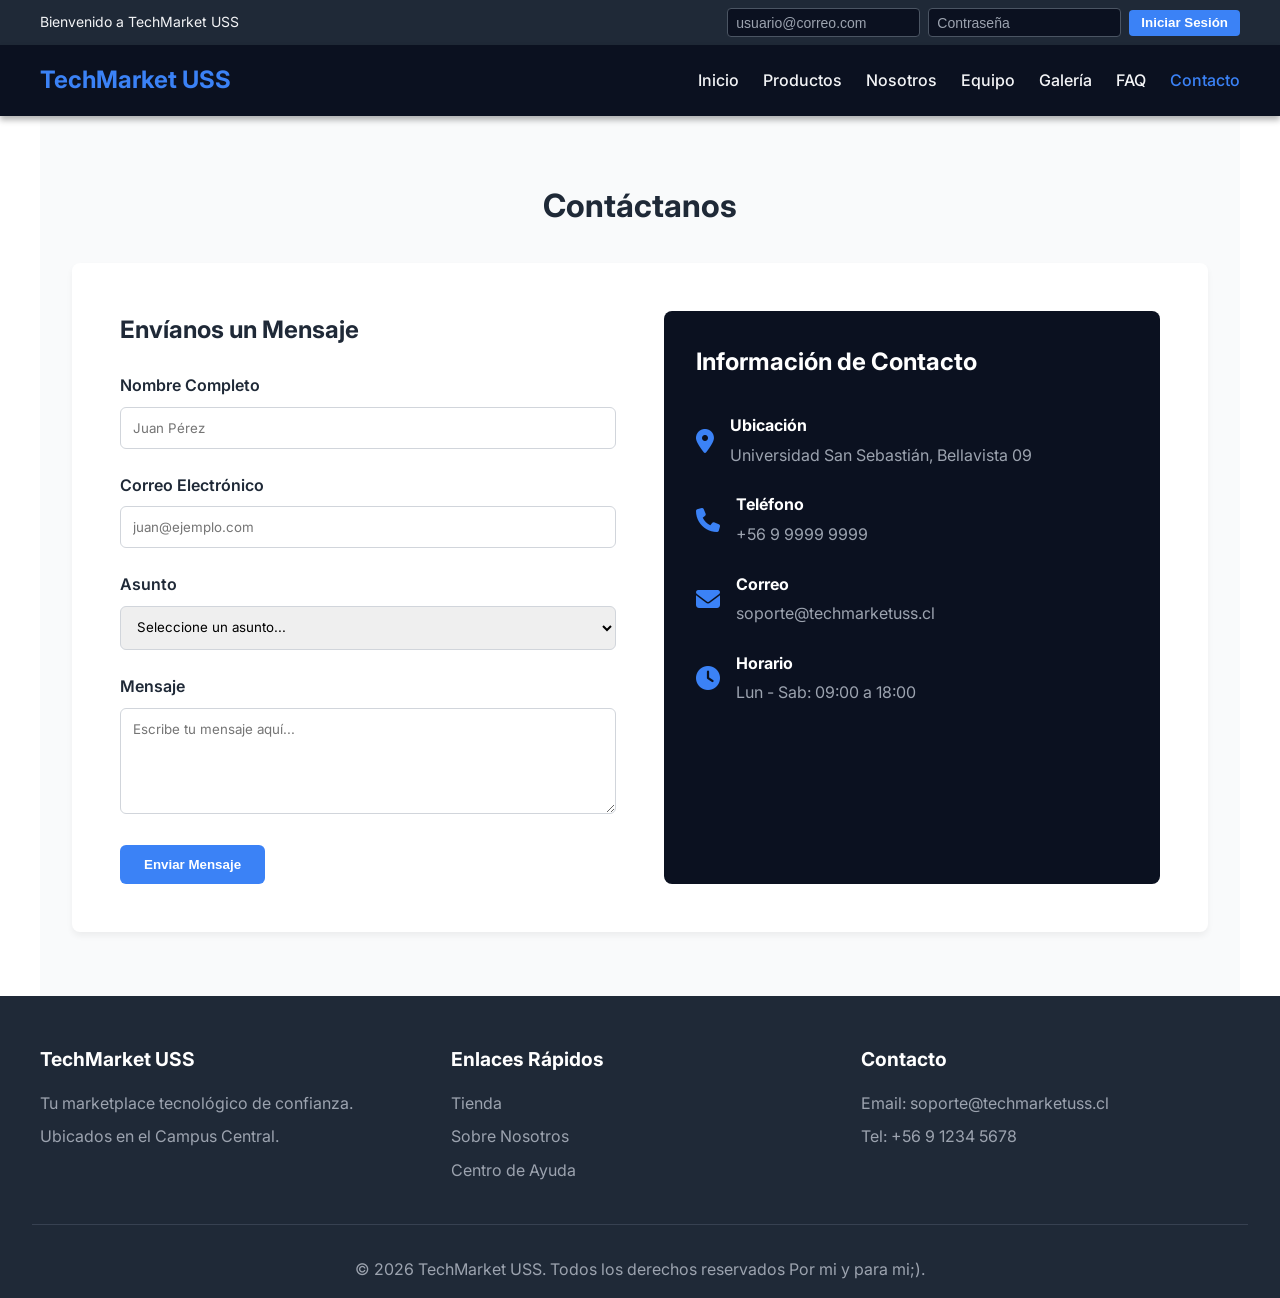
<file: contacto.html>
<!DOCTYPE html>
<html lang="es">

<head>
  <meta charset="UTF-8">
  <meta name="viewport" content="width=device-width, initial-scale=1.0">
  <title>TechMarket USS | Contacto</title>
  <link rel="stylesheet" href="css/style.css">
  <link rel="stylesheet" href="https://cdnjs.cloudflare.com/ajax/libs/font-awesome/6.4.0/css/all.min.css">
  <style>
    .contact-wrapper {
      display: grid;
      grid-template-columns: 1fr 1fr;
      gap: 3rem;
      background-color: var(--color-content-bg);
      padding: 3rem;
      border-radius: 0.5rem;
      box-shadow: 0 4px 6px rgba(0, 0, 0, 0.05);
    }

    @media (max-width: 768px) {
      .contact-wrapper {
        grid-template-columns: 1fr;
      }
    }

    .form-group {
      margin-bottom: 1.5rem;
    }

    .form-group label {
      display: block;
      margin-bottom: 0.5rem;
      font-weight: 600;
      color: var(--color-text-dark);
    }

    .form-control {
      width: 100%;
      padding: 0.75rem;
      border: 1px solid #d1d5db;
      border-radius: 0.375rem;
      font-family: inherit;
    }

    .form-control:focus {
      outline: none;
      border-color: var(--color-accent);
      box-shadow: 0 0 0 3px rgba(59, 130, 246, 0.1);
    }

    .contact-info {
      background-color: var(--color-hero-bg);
      color: #fff;
      padding: 2rem;
      border-radius: 0.5rem;
    }

    .info-item {
      display: flex;
      align-items: center;
      gap: 1rem;
      margin-bottom: 1.5rem;
    }

    .info-item i {
      font-size: 1.5rem;
      color: var(--color-accent);
    }
  </style>
</head>

<body>

  <!-- Top Bar: Login -->
  <div class="top-bar">
    <div class="top-bar-content">
      <span class="top-bar-text">Bienvenido a TechMarket USS</span>
      <form class="login-form" onsubmit="event.preventDefault(); alert('Inicio de sesión simulado exitoso.');">
        <input type="email" placeholder="usuario@correo.com" required class="login-input">
        <input type="password" placeholder="Contraseña" required class="login-input">
        <button type="submit" class="btn-login">Iniciar Sesión</button>
      </form>
    </div>
  </div>

  <!-- Navegación -->
  <header class="main-header">
    <nav class="navbar">
      <a href="index.html" class="logo">TechMarket USS</a>
      <ul class="nav-links">
        <li><a href="index.html">Inicio</a></li>
        <li><a href="productos.html">Productos</a></li>
        <li><a href="nosotros.html">Nosotros</a></li>
        <li><a href="equipo.html">Equipo</a></li>
        <li><a href="galeria.html">Galería</a></li>
        <li><a href="faq.html">FAQ</a></li>
        <li><a href="contacto.html" style="color: var(--color-accent);">Contacto</a></li>
      </ul>
    </nav>
  </header>

  <!-- Contenido Principal -->
  <main>
    <section class="section" style="background-color: var(--color-gray-bg);">
      <h1 class="section-title">Contáctanos</h1>

      <div class="contact-wrapper">
        <!-- Formulario -->
        <div>
          <h2 style="margin-bottom: 1.5rem;">Envíanos un Mensaje</h2>
          <form onsubmit="event.preventDefault(); alert('¡Mensaje enviado con éxito!');">
            <div class="form-group">
              <label for="name">Nombre Completo</label>
              <input type="text" id="name" class="form-control" required placeholder="Juan Pérez">
            </div>
            <div class="form-group">
              <label for="email">Correo Electrónico</label>
              <input type="email" id="email" class="form-control" required placeholder="juan@ejemplo.com">
            </div>
            <div class="form-group">
              <label for="subject">Asunto</label>
              <select id="subject" class="form-control" required style="cursor: pointer;">
                <option value="" disabled selected hidden>Seleccione un asunto...</option>
                <option value="cotizacion">Cotización PC Armada</option>
                <option value="soporte">Soporte Técnico</option>
                <option value="garantia">Garantía / Devolución</option>
                <option value="postulacion">Postulación Proveedor</option>
                <option value="otros">Otros</option>
              </select>
            </div>
            <div class="form-group">
              <label for="message">Mensaje</label>
              <textarea id="message" class="form-control" rows="5" required
                placeholder="Escribe tu mensaje aquí..."></textarea>
            </div>
            <button type="submit" class="btn btn-primary">Enviar Mensaje</button>
          </form>
        </div>

        <!-- Info de contacto -->
        <div class="contact-info">
          <h2 style="margin-bottom: 2rem; color: #fff;">Información de Contacto</h2>

          <div class="info-item">
            <i class="fa-solid fa-location-dot"></i>
            <div>
              <h4 style="color: #fff; margin-bottom: 0.25rem;">Ubicación</h4>
              <p style="color: #9ca3af;">Universidad San Sebastián, Bellavista 09</p>
            </div>
          </div>

          <div class="info-item">
            <i class="fa-solid fa-phone"></i>
            <div>
              <h4 style="color: #fff; margin-bottom: 0.25rem;">Teléfono</h4>
              <p style="color: #9ca3af;">+56 9 9999 9999</p>
            </div>
          </div>

          <div class="info-item">
            <i class="fa-solid fa-envelope"></i>
            <div>
              <h4 style="color: #fff; margin-bottom: 0.25rem;">Correo</h4>
              <p style="color: #9ca3af;">soporte@techmarketuss.cl</p>
            </div>
          </div>

          <div class="info-item">
            <i class="fa-solid fa-clock"></i>
            <div>
              <h4 style="color: #fff; margin-bottom: 0.25rem;">Horario</h4>
              <p style="color: #9ca3af;">Lun - Sab: 09:00 a 18:00</p>
            </div>
          </div>
        </div>
      </div>
    </section>
  </main>

  <!-- Footer -->
  <footer class="main-footer">
    <div class="footer-content">
      <div class="footer-section">
        <h4>TechMarket USS</h4>
        <p>Tu marketplace tecnológico de confianza.</p>
        <p>Ubicados en el Campus Central.</p>
      </div>
      <div class="footer-section">
        <h4>Enlaces Rápidos</h4>
        <ul class="footer-links">
          <li><a href="productos.html">Tienda</a></li>
          <li><a href="nosotros.html">Sobre Nosotros</a></li>
          <li><a href="faq.html">Centro de Ayuda</a></li>
        </ul>
      </div>
      <div class="footer-section">
        <h4>Contacto</h4>
        <p>Email: soporte@techmarketuss.cl</p>
        <p>Tel: +56 9 1234 5678</p>
      </div>
    </div>
    <div class="footer-bottom">
      <p>&copy; 2026 TechMarket USS. Todos los derechos reservados Por mi y para mi;).</p>
    </div>
  </footer>

</body>

</html>
</file>
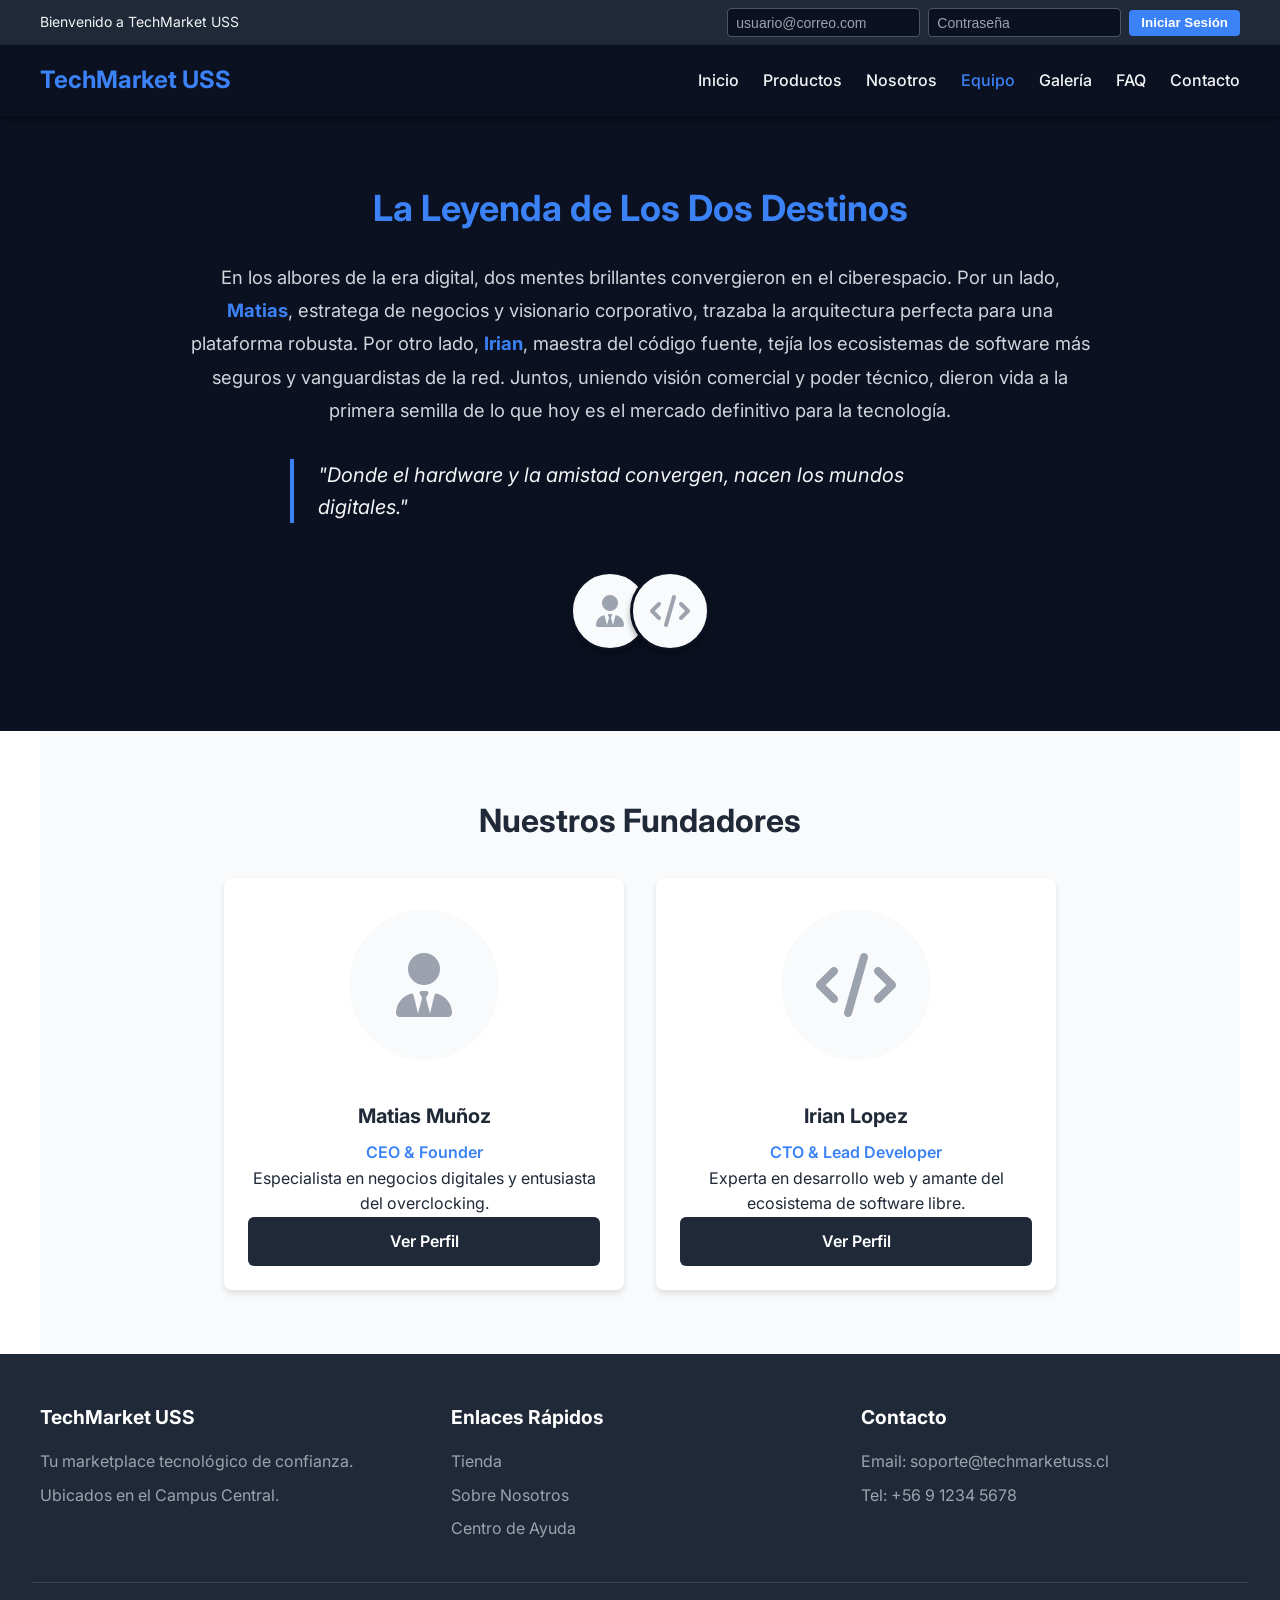
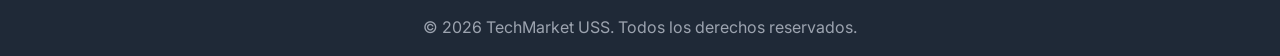
<file: equipo.html>
<!DOCTYPE html>
<html lang="es">
<head>
  <meta charset="UTF-8">
  <meta name="viewport" content="width=device-width, initial-scale=1.0">
  <title>TechMarket USS | Nuestro Equipo</title>
  <link rel="stylesheet" href="css/style.css">
  <link rel="stylesheet" href="https://cdnjs.cloudflare.com/ajax/libs/font-awesome/6.4.0/css/all.min.css">
</head>
<body>

  <!-- Top Bar: Login -->
  <div class="top-bar">
    <div class="top-bar-content">
      <span class="top-bar-text">Bienvenido a TechMarket USS</span>
      <form class="login-form" onsubmit="event.preventDefault(); alert('Inicio de sesión simulado exitoso.');">
        <input type="email" placeholder="usuario@correo.com" required class="login-input">
        <input type="password" placeholder="Contraseña" required class="login-input">
        <button type="submit" class="btn-login">Iniciar Sesión</button>
      </form>
    </div>
  </div>

  <!-- Navegación -->
  <header class="main-header">
    <nav class="navbar">
      <a href="index.html" class="logo">TechMarket USS</a>
      <ul class="nav-links">
        <li><a href="index.html">Inicio</a></li>
        <li><a href="productos.html">Productos</a></li>
        <li><a href="nosotros.html">Nosotros</a></li>
        <li><a href="equipo.html" style="color: var(--color-accent);">Equipo</a></li>
        <li><a href="galeria.html">Galería</a></li>
        <li><a href="faq.html">FAQ</a></li>
        <li><a href="contacto.html">Contacto</a></li>
      </ul>
    </nav>
  </header>

  <!-- Contenido Principal -->
  <main>
    <!-- La Leyenda del Equipo -->
    <section class="seccion-leyenda" style="margin-top:0; padding-top: 4rem;">
      <div class="leyenda-content">
        <h2>La Leyenda de Los Dos Destinos</h2>
        <div class="texto-leyenda">
          En los albores de la era digital, dos mentes brillantes convergieron en el ciberespacio. Por un lado, <span class="texto-destacado">Matias</span>, estratega de negocios y visionario corporativo, trazaba la arquitectura perfecta para una plataforma robusta. Por otro lado, <span class="texto-destacado">Irian</span>, maestra del código fuente, tejía los ecosistemas de software más seguros y vanguardistas de la red. Juntos, uniendo visión comercial y poder técnico, dieron vida a la primera semilla de lo que hoy es el mercado definitivo para la tecnología.
        </div>
        <blockquote class="cita-leyenda">
          "Donde el hardware y la amistad convergen, nacen los mundos digitales."
        </blockquote>
      </div>
      
      <!-- Efecto de Avatares (Sin fotos) -->
      <div class="grupo-visual">
        <div class="avatar-placeholder"><i class="fa-solid fa-user-tie"></i></div>
        <div class="avatar-placeholder"><i class="fa-solid fa-code"></i></div>
      </div>
    </section>

    <!-- Tarjetas de Miembros estilo Productos (Sin fotos) -->
    <section class="section products-bg">
      <h2 class="section-title">Nuestros Fundadores</h2>
      <div class="products-grid" style="justify-content: center; display: flex; gap: 2rem;">
        
        <article class="product-card member-card" style="width: 100%; max-width: 400px;">
          <div class="product-image-placeholder"><i class="fa-solid fa-user-tie"></i></div>
          <div class="product-info">
            <h3>Matias Muñoz</h3>
            <p style="color: var(--color-accent); font-weight: 600;">CEO & Founder</p>
            <p>Especialista en negocios digitales y entusiasta del overclocking.</p>
            <a href="#" class="btn btn-secondary mt-3">Ver Perfil</a>
          </div>
        </article>

        <article class="product-card member-card" style="width: 100%; max-width: 400px;">
          <div class="product-image-placeholder"><i class="fa-solid fa-code"></i></div>
          <div class="product-info">
            <h3>Irian Lopez</h3>
            <p style="color: var(--color-accent); font-weight: 600;">CTO & Lead Developer</p>
            <p>Experta en desarrollo web y amante del ecosistema de software libre.</p>
            <a href="#" class="btn btn-secondary mt-3">Ver Perfil</a>
          </div>
        </article>

      </div>
    </section>
  </main>

  <!-- Footer -->
  <footer class="main-footer">
    <div class="footer-content">
      <div class="footer-section">
        <h4>TechMarket USS</h4>
        <p>Tu marketplace tecnológico de confianza.</p>
        <p>Ubicados en el Campus Central.</p>
      </div>
      <div class="footer-section">
        <h4>Enlaces Rápidos</h4>
        <ul class="footer-links">
          <li><a href="productos.html">Tienda</a></li>
          <li><a href="nosotros.html">Sobre Nosotros</a></li>
          <li><a href="faq.html">Centro de Ayuda</a></li>
        </ul>
      </div>
      <div class="footer-section">
        <h4>Contacto</h4>
        <p>Email: soporte@techmarketuss.cl</p>
        <p>Tel: +56 9 1234 5678</p>
      </div>
    </div>
    <div class="footer-bottom">
      <p>&copy; 2026 TechMarket USS. Todos los derechos reservados.</p>
    </div>
  </footer>

</body>
</html>
</file>
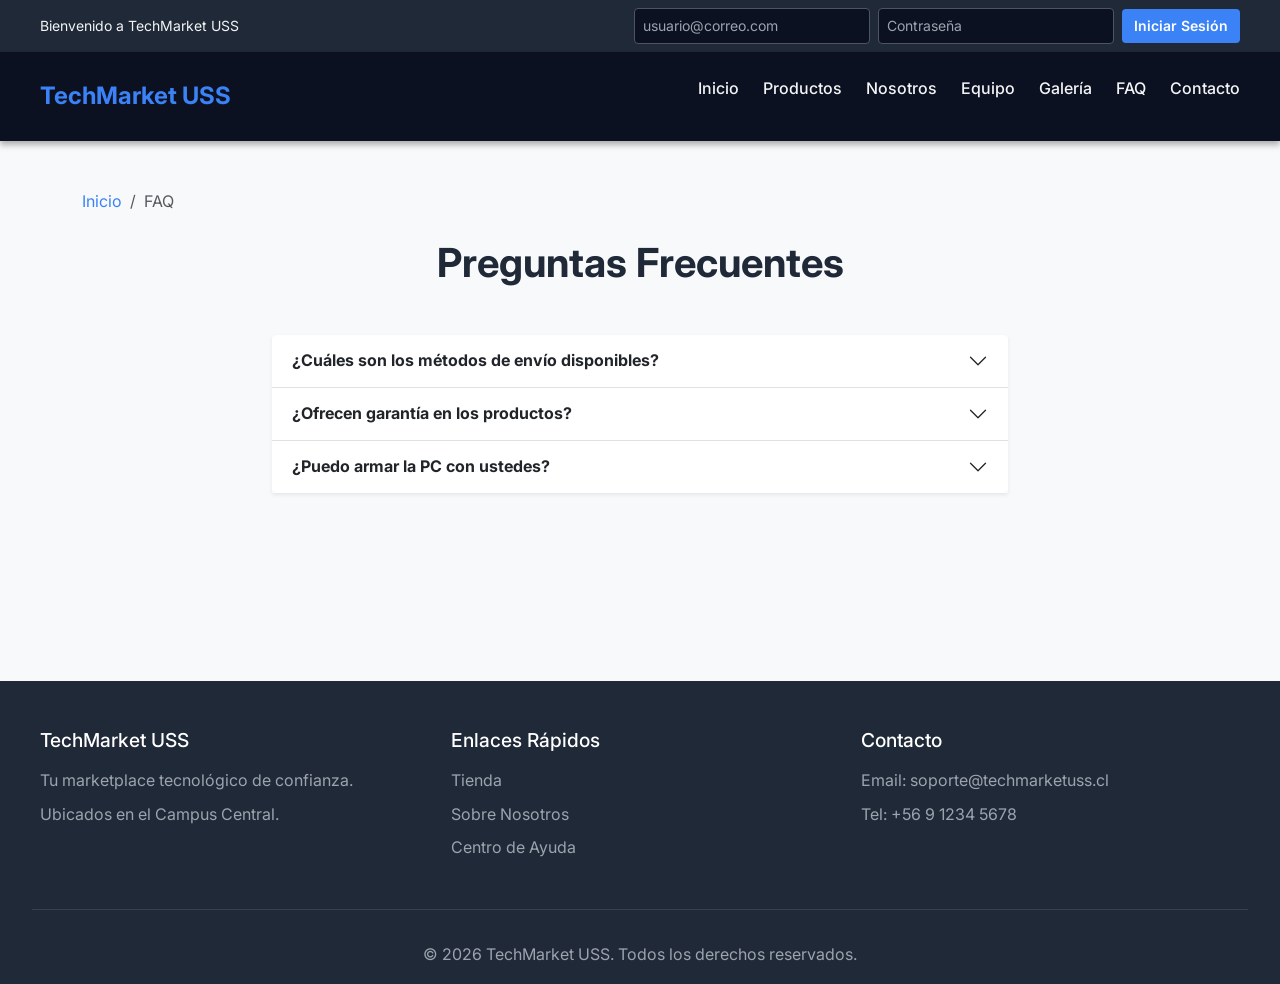
<file: faq.html>
<!DOCTYPE html>
<html lang="es">
<head>
  <meta charset="UTF-8">
  <meta name="viewport" content="width=device-width, initial-scale=1.0">
  <title>TechMarket USS | FAQ</title>
  <!-- Bootstrap 5 CSS -->
  <link href="https://cdn.jsdelivr.net/npm/bootstrap@5.3.2/dist/css/bootstrap.min.css" rel="stylesheet">
  <!-- CSS Global para Header/Footer -->
  <link rel="stylesheet" href="css/style.css">
  <link rel="stylesheet" href="https://cdnjs.cloudflare.com/ajax/libs/font-awesome/6.4.0/css/all.min.css">
</head>
<body>

  <!-- Top Bar: Login -->
  <div class="top-bar">
    <div class="top-bar-content">
      <span class="top-bar-text">Bienvenido a TechMarket USS</span>
      <form class="login-form" onsubmit="event.preventDefault(); alert('Inicio de sesión simulado exitoso.');">
        <input type="email" placeholder="usuario@correo.com" required class="login-input">
        <input type="password" placeholder="Contraseña" required class="login-input">
        <button type="submit" class="btn-login">Iniciar Sesión</button>
      </form>
    </div>
  </div>

  <!-- Navegación Original Conservada -->
  <header class="main-header">
    <nav class="navbar">
      <a href="index.html" class="logo">TechMarket USS</a>
      <ul class="nav-links">
        <li><a href="index.html">Inicio</a></li>
        <li><a href="productos.html">Productos</a></li>
        <li><a href="nosotros.html">Nosotros</a></li>
        <li><a href="equipo.html">Equipo</a></li>
        <li><a href="galeria.html">Galería</a></li>
        <li><a href="faq.html">FAQ</a></li>
        <li><a href="contacto.html">Contacto</a></li>
      </ul>
    </nav>
  </header>

  <!-- Contenido Principal con Bootstrap 5 -->
  <main class="py-5 bg-light" style="min-height: 60vh;">
    <div class="container">
      
      <!-- Breadcrumb -->
      <nav aria-label="breadcrumb" class="mb-4">
        <ol class="breadcrumb">
          <li class="breadcrumb-item"><a href="index.html" class="text-decoration-none" style="color: var(--color-accent);">Inicio</a></li>
          <li class="breadcrumb-item active" aria-current="page">FAQ</li>
        </ol>
      </nav>

      <h1 class="text-center mb-5 fw-bold" style="color: var(--color-text-dark);">Preguntas Frecuentes</h1>
      
      <div class="row justify-content-center">
        <div class="col-12 col-md-10 col-lg-8">
          
          <div class="accordion shadow-sm" id="accordionFAQ">
            <!-- Pregunta 1 -->
            <div class="accordion-item border-0 border-bottom">
              <h2 class="accordion-header" id="headingOne">
                <button class="accordion-button collapsed fw-bold" type="button" data-bs-toggle="collapse" data-bs-target="#collapseOne" aria-expanded="false" aria-controls="collapseOne">
                  ¿Cuáles son los métodos de envío disponibles?
                </button>
              </h2>
              <div id="collapseOne" class="accordion-collapse collapse" aria-labelledby="headingOne" data-bs-parent="#accordionFAQ">
                <div class="accordion-body text-muted">
                  Contamos con envíos express para entregas dentro del día en la región metropolitana, y envíos regulares a todo el país mediante las principales agencias (Starken, Chilexpress, BlueExpress) con tiempos de 2 a 5 días hábiles.
                </div>
              </div>
            </div>

            <!-- Pregunta 2 -->
            <div class="accordion-item border-0 border-bottom">
              <h2 class="accordion-header" id="headingTwo">
                <button class="accordion-button collapsed fw-bold" type="button" data-bs-toggle="collapse" data-bs-target="#collapseTwo" aria-expanded="false" aria-controls="collapseTwo">
                  ¿Ofrecen garantía en los productos?
                </button>
              </h2>
              <div id="collapseTwo" class="accordion-collapse collapse" aria-labelledby="headingTwo" data-bs-parent="#accordionFAQ">
                <div class="accordion-body text-muted">
                  Sí, absolutamente todos nuestros productos cuentan con garantía legal de 6 meses y garantía directa del fabricante que puede extenderse entre 1 y 3 años dependiendo si es hardware (CPUs, GPUs) o periféricos.
                </div>
              </div>
            </div>

            <!-- Pregunta 3 -->
            <div class="accordion-item border-0">
              <h2 class="accordion-header" id="headingThree">
                <button class="accordion-button collapsed fw-bold" type="button" data-bs-toggle="collapse" data-bs-target="#collapseThree" aria-expanded="false" aria-controls="collapseThree">
                  ¿Puedo armar la PC con ustedes?
                </button>
              </h2>
              <div id="collapseThree" class="accordion-collapse collapse" aria-labelledby="headingThree" data-bs-parent="#accordionFAQ">
                <div class="accordion-body text-muted">
                  ¡Por supuesto! Tenemos un servicio de ensamble especializado. Si compras todos los componentes base con nosotros, el ensamble tiene un valor preferencial e incluye pruebas de estrés y gestión de cables.
                </div>
              </div>
            </div>
          </div>

        </div>
      </div>
    </div>
  </main>

  <!-- Footer Original Conservado -->
  <footer class="main-footer" style="padding-top: 3rem;">
    <div class="footer-content" style="max-width: 1200px; margin: 0 auto; display: grid; grid-template-columns: repeat(auto-fit, minmax(250px, 1fr)); gap: 2rem; margin-bottom: 2rem;">
      <div class="footer-section">
        <h4 style="color: #fff; margin-bottom: 1rem;">TechMarket USS</h4>
        <p>Tu marketplace tecnológico de confianza.</p>
        <p>Ubicados en el Campus Central.</p>
      </div>
      <div class="footer-section">
        <h4 style="color: #fff; margin-bottom: 1rem;">Enlaces Rápidos</h4>
        <ul class="footer-links" style="list-style:none; padding:0;">
          <li><a href="productos.html" style="color: #9ca3af; text-decoration: none;">Tienda</a></li>
          <li><a href="nosotros.html" style="color: #9ca3af; text-decoration: none;">Sobre Nosotros</a></li>
          <li><a href="faq.html" style="color: #9ca3af; text-decoration: none;">Centro de Ayuda</a></li>
        </ul>
      </div>
      <div class="footer-section">
        <h4 style="color: #fff; margin-bottom: 1rem;">Contacto</h4>
        <p>Email: soporte@techmarketuss.cl</p>
        <p>Tel: +56 9 1234 5678</p>
      </div>
    </div>
    <div class="footer-bottom" style="text-align: center; padding-top: 2rem; border-top: 1px solid #374151;">
      <p style="color: #9ca3af; margin:0;">&copy; 2026 TechMarket USS. Todos los derechos reservados.</p>
    </div>
  </footer>

  <!-- Bootstrap 5 JS Bundle -->
  <script src="https://cdn.jsdelivr.net/npm/bootstrap@5.3.2/dist/js/bootstrap.bundle.min.js"></script>
</body>
</html>
</file>
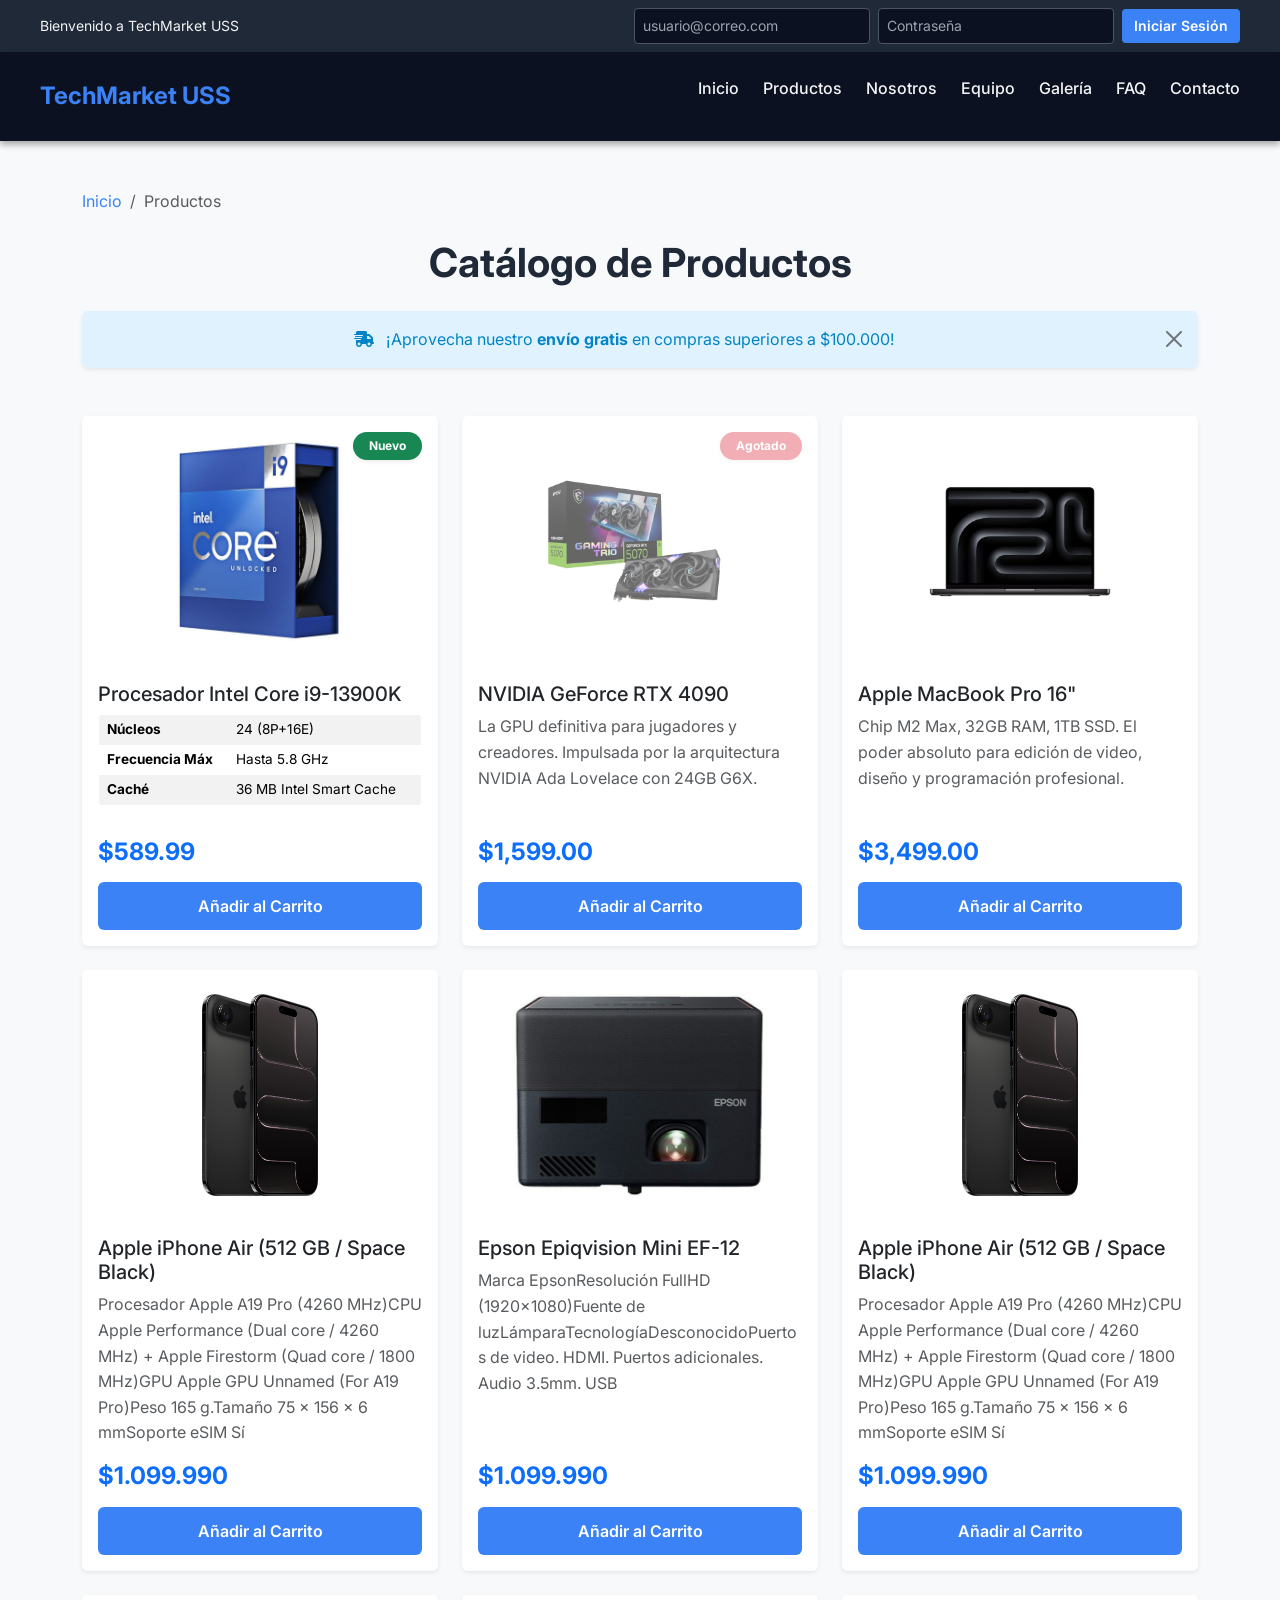
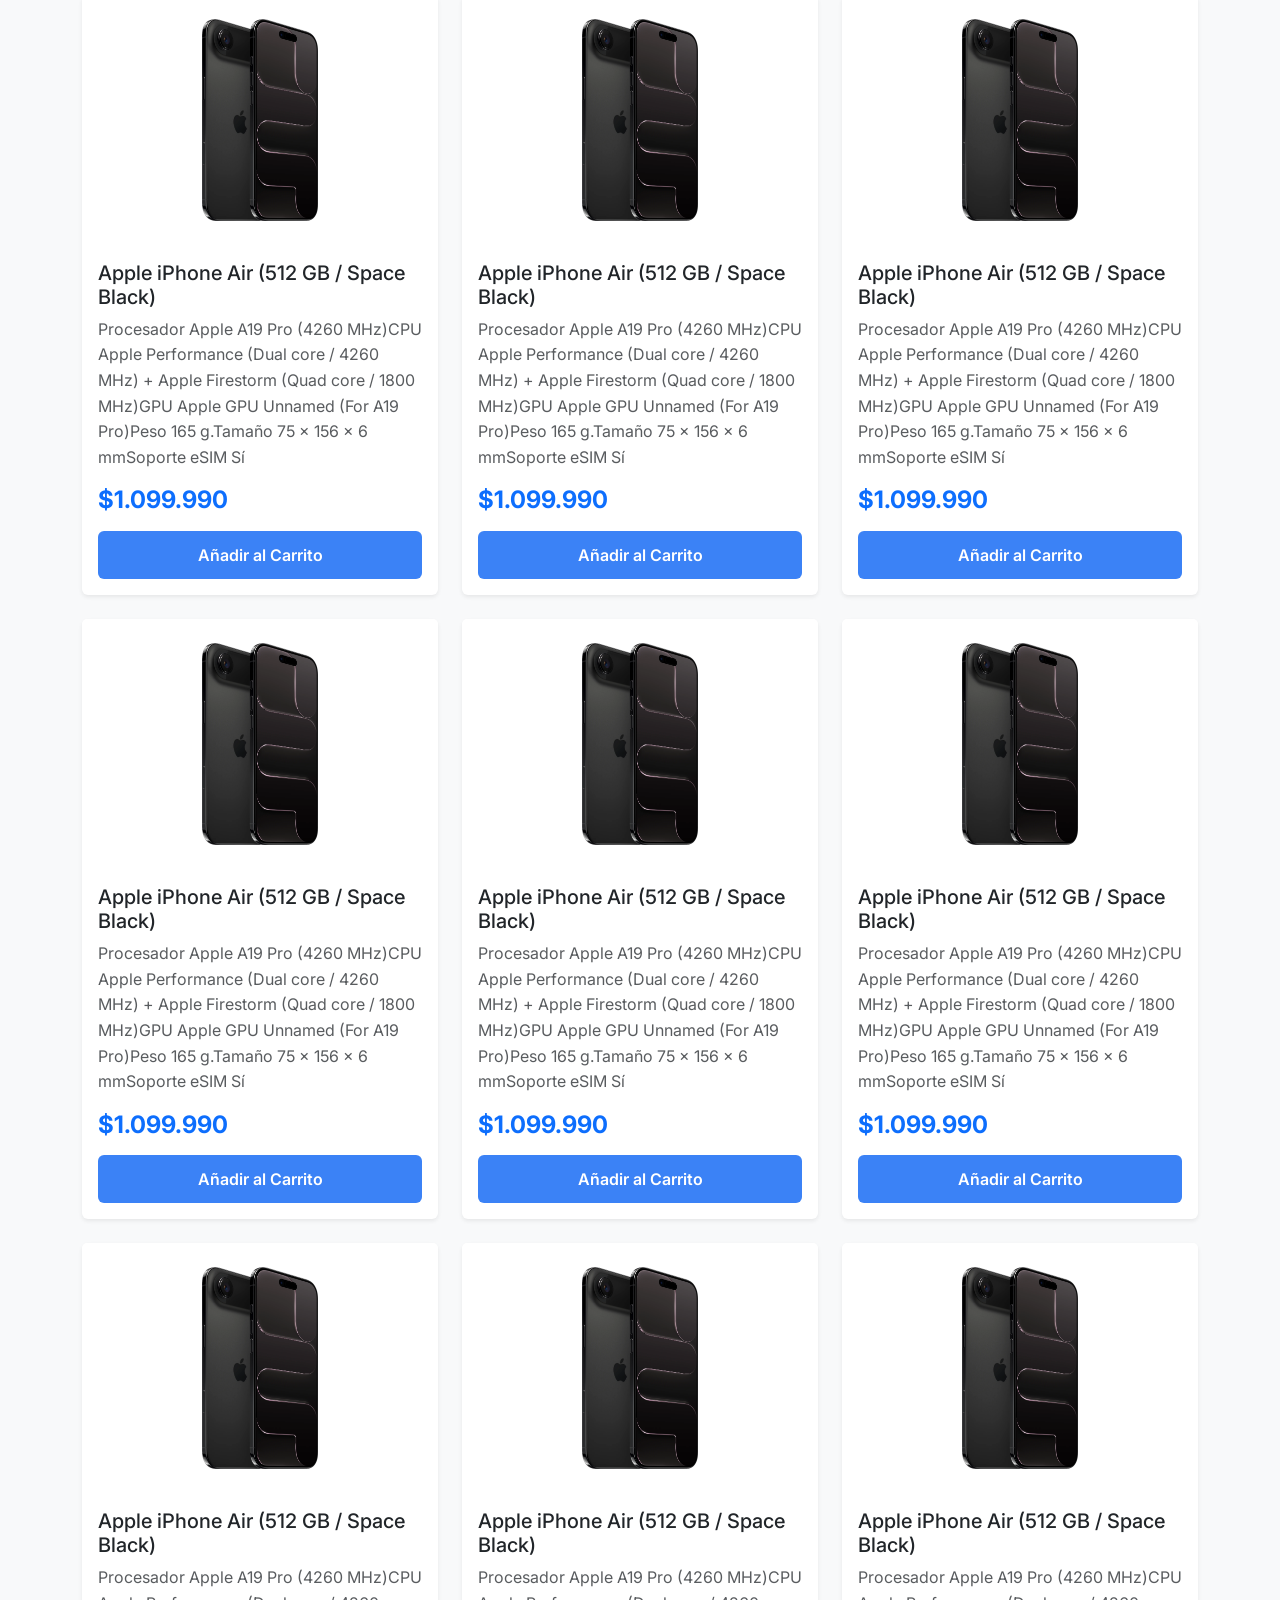
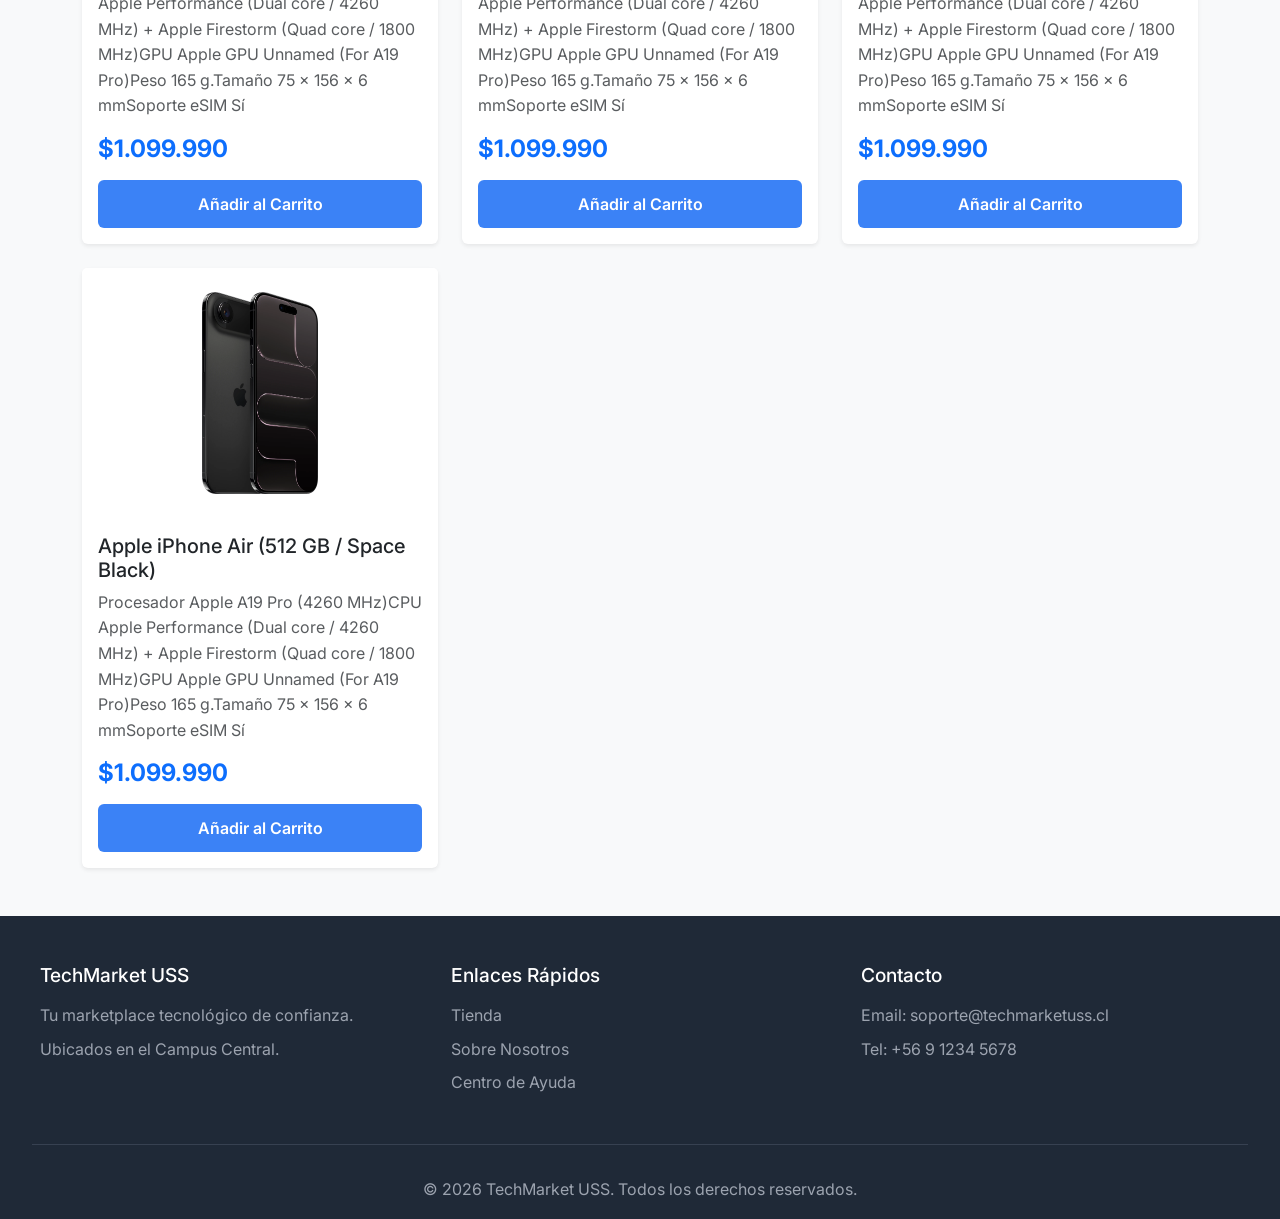
<file: productos.html>
<!DOCTYPE html>
<html lang="es">
<head>
  <meta charset="UTF-8">
  <meta name="viewport" content="width=device-width, initial-scale=1.0">
  <title>TechMarket USS | Productos</title>
  <!-- Bootstrap 5 CSS -->
  <link href="https://cdn.jsdelivr.net/npm/bootstrap@5.3.2/dist/css/bootstrap.min.css" rel="stylesheet">
  <!-- CSS Global para Header/Footer -->
  <link rel="stylesheet" href="css/style.css">
  <link rel="stylesheet" href="https://cdnjs.cloudflare.com/ajax/libs/font-awesome/6.4.0/css/all.min.css">
</head>
<body>

  <!-- Top Bar: Login -->
  <div class="top-bar">
    <div class="top-bar-content">
      <span class="top-bar-text">Bienvenido a TechMarket USS</span>
      <form class="login-form" onsubmit="event.preventDefault(); alert('Inicio de sesión simulado exitoso.');">
        <input type="email" placeholder="usuario@correo.com" required class="login-input">
        <input type="password" placeholder="Contraseña" required class="login-input">
        <button type="submit" class="btn-login">Iniciar Sesión</button>
      </form>
    </div>
  </div>

  <!-- Navegación Original Conservada -->
  <header class="main-header">
    <nav class="navbar">
      <a href="index.html" class="logo">TechMarket USS</a>
      <ul class="nav-links">
        <li><a href="index.html">Inicio</a></li>
        <li><a href="productos.html">Productos</a></li>
        <li><a href="nosotros.html">Nosotros</a></li>
        <li><a href="equipo.html">Equipo</a></li>
        <li><a href="galeria.html">Galería</a></li>
        <li><a href="faq.html">FAQ</a></li>
        <li><a href="contacto.html">Contacto</a></li>
      </ul>
    </nav>
  </header>

  <!-- Contenido Principal con Bootstrap 5 -->
  <main class="py-5 bg-light">
    <div class="container">
      
      <!-- Breadcrumb -->
      <nav aria-label="breadcrumb" class="mb-4">
        <ol class="breadcrumb">
          <li class="breadcrumb-item"><a href="index.html" class="text-decoration-none" style="color: var(--color-accent);">Inicio</a></li>
          <li class="breadcrumb-item active" aria-current="page">Productos</li>
        </ol>
      </nav>

      <h1 class="text-center mb-4 fw-bold" style="color: var(--color-text-dark);">Catálogo de Productos</h1>
      
      <!-- Alerta (Feedback) -->
      <div class="alert alert-info alert-dismissible fade show text-center mb-5 border-0 shadow-sm" role="alert" style="background-color: #e0f2fe; color: #0284c7;">
        <i class="fa-solid fa-truck-fast me-2"></i> ¡Aprovecha nuestro <strong>envío gratis</strong> en compras superiores a $100.000!
        <button type="button" class="btn-close" data-bs-dismiss="alert" aria-label="Close"></button>
      </div>
      
      <div class="row g-4">
        
        <!-- Producto 1 -->
        <div class="col-12 col-md-6 col-lg-4">
          <div class="card h-100 shadow-sm border-0 position-relative">
            <!-- Badge de Nuevo -->
            <span class="badge bg-success position-absolute top-0 end-0 m-3 shadow-sm px-3 py-2 rounded-pill">Nuevo</span>
            <img src="img/i9.jpg" class="card-img-top p-4 bg-white" alt="Intel Core i9" style="object-fit: contain; height: 250px;">
            <div class="card-body d-flex flex-column">
              <h5 class="card-title">Procesador Intel Core i9-13900K</h5>
              
              <!-- Componente: Tabla (Contenido) -->
              <div class="card-text text-muted flex-grow-1 mb-3">
                <table class="table table-sm table-borderless table-striped mt-2 mt-auto" style="font-size: 0.85rem; border: 1px solid #e5e7eb; border-radius: 0.25rem; overflow: hidden;">
                  <tbody>
                    <tr><th class="ps-2">Núcleos</th><td>24 (8P+16E)</td></tr>
                    <tr><th class="ps-2">Frecuencia Máx</th><td>Hasta 5.8 GHz</td></tr>
                    <tr><th class="ps-2">Caché</th><td>36 MB Intel Smart Cache</td></tr>
                  </tbody>
                </table>
              </div>
              
              <h4 class="text-primary mb-3 fw-bold">$589.99</h4>
              <button class="btn btn-primary w-100 mt-auto" style="background-color: var(--color-accent); border:none;">Añadir al Carrito</button>
            </div>
          </div>
        </div>

        <!-- Producto 2 -->
        <div class="col-12 col-md-6 col-lg-4">
          <div class="card h-100 shadow-sm border-0 position-relative">
            <!-- Badge de Agotado -->
            <span class="badge bg-danger position-absolute top-0 end-0 m-3 shadow-sm px-3 py-2 rounded-pill">Agotado</span>
            <img src="img/rtx.jpg" class="card-img-top p-4 bg-white" alt="RTX 4090" style="object-fit: contain; height: 250px; opacity: 0.6;">
            <div class="card-body d-flex flex-column">
              <h5 class="card-title">NVIDIA GeForce RTX 4090</h5>
              <p class="card-text text-muted flex-grow-1">La GPU definitiva para jugadores y creadores. Impulsada por la arquitectura NVIDIA Ada Lovelace con 24GB G6X.</p>
              <h4 class="text-primary mb-3 fw-bold">$1,599.00</h4>
              <button class="btn btn-primary w-100 mt-auto" style="background-color: var(--color-accent); border:none;">Añadir al Carrito</button>
            </div>
          </div>
        </div>

        <!-- Producto 3 -->
        <div class="col-12 col-md-6 col-lg-4">
          <div class="card h-100 shadow-sm border-0">
            <img src="img/mac.jpg" class="card-img-top p-4 bg-white" alt="MacBook Pro" style="object-fit: contain; height: 250px;">
            <div class="card-body d-flex flex-column">
              <h5 class="card-title">Apple MacBook Pro 16"</h5>
              <p class="card-text text-muted flex-grow-1">Chip M2 Max, 32GB RAM, 1TB SSD. El poder absoluto para edición de video, diseño y programación profesional.</p>
              <h4 class="text-primary mb-3 fw-bold">$3,499.00</h4>
              <button class="btn btn-primary w-100 mt-auto" style="background-color: var(--color-accent); border:none;">Añadir al Carrito</button>
            </div>
          </div>
        </div>
        
        <!-- Producto 4 -->
        <div class="col-12 col-md-6 col-lg-4">
          <div class="card h-100 shadow-sm border-0">
            <img src="img/appleairnegro.png" class="card-img-top p-4 bg-white" alt="MacBook Pro" style="object-fit: contain; height: 250px;">
            <div class="card-body d-flex flex-column">
              <h5 class="card-title">Apple iPhone Air (512 GB / Space Black)</h5>
              <p class="card-text text-muted flex-grow-1">Procesador Apple A19 Pro (4260 MHz)CPU Apple Performance (Dual core / 4260 MHz) + Apple Firestorm (Quad core / 1800 MHz)GPU Apple GPU Unnamed (For A19 Pro)Peso 165 g.Tamaño 75 x 156 x 6 mmSoporte eSIM Sí</p>
              <h4 class="text-primary mb-3 fw-bold">$1.099.990</h4>
              <button class="btn btn-primary w-100 mt-auto" style="background-color: var(--color-accent); border:none;">Añadir al Carrito</button>
            </div>
          </div>
        </div>

        <!-- Producto 5 -->
        <div class="col-12 col-md-6 col-lg-4">
          <div class="card h-100 shadow-sm border-0">
            <img src="img/proyectornegro.jpg" class="card-img-top p-4 bg-white" alt="MacBook Pro" style="object-fit: contain; height: 250px;">
            <div class="card-body d-flex flex-column">
              <h5 class="card-title">Epson Epiqvision Mini EF-12</h5>
              <p class="card-text text-muted flex-grow-1">Marca EpsonResolución FullHD (1920x1080)Fuente de luzLámparaTecnologíaDesconocidoPuertos de video. HDMI. Puertos adicionales. Audio 3.5mm. USB</p>
              <h4 class="text-primary mb-3 fw-bold">$1.099.990</h4>
              <button class="btn btn-primary w-100 mt-auto" style="background-color: var(--color-accent); border:none;">Añadir al Carrito</button>
            </div>
          </div>
        </div>

        <!-- Producto 6 -->
        <div class="col-12 col-md-6 col-lg-4">
          <div class="card h-100 shadow-sm border-0">
            <img src="img/appleairnegro.png" class="card-img-top p-4 bg-white" alt="MacBook Pro" style="object-fit: contain; height: 250px;">
            <div class="card-body d-flex flex-column">
              <h5 class="card-title">Apple iPhone Air (512 GB / Space Black)</h5>
              <p class="card-text text-muted flex-grow-1">Procesador Apple A19 Pro (4260 MHz)CPU Apple Performance (Dual core / 4260 MHz) + Apple Firestorm (Quad core / 1800 MHz)GPU Apple GPU Unnamed (For A19 Pro)Peso 165 g.Tamaño 75 x 156 x 6 mmSoporte eSIM Sí</p>
              <h4 class="text-primary mb-3 fw-bold">$1.099.990</h4>
              <button class="btn btn-primary w-100 mt-auto" style="background-color: var(--color-accent); border:none;">Añadir al Carrito</button>
            </div>
          </div>
        </div>

        <!-- Producto 7 -->
        <div class="col-12 col-md-6 col-lg-4">
          <div class="card h-100 shadow-sm border-0">
            <img src="img/appleairnegro.png" class="card-img-top p-4 bg-white" alt="MacBook Pro" style="object-fit: contain; height: 250px;">
            <div class="card-body d-flex flex-column">
              <h5 class="card-title">Apple iPhone Air (512 GB / Space Black)</h5>
              <p class="card-text text-muted flex-grow-1">Procesador Apple A19 Pro (4260 MHz)CPU Apple Performance (Dual core / 4260 MHz) + Apple Firestorm (Quad core / 1800 MHz)GPU Apple GPU Unnamed (For A19 Pro)Peso 165 g.Tamaño 75 x 156 x 6 mmSoporte eSIM Sí</p>
              <h4 class="text-primary mb-3 fw-bold">$1.099.990</h4>
              <button class="btn btn-primary w-100 mt-auto" style="background-color: var(--color-accent); border:none;">Añadir al Carrito</button>
            </div>
          </div>
        </div>

        <!-- Producto 8 -->
        <div class="col-12 col-md-6 col-lg-4">
          <div class="card h-100 shadow-sm border-0">
            <img src="img/appleairnegro.png" class="card-img-top p-4 bg-white" alt="MacBook Pro" style="object-fit: contain; height: 250px;">
            <div class="card-body d-flex flex-column">
              <h5 class="card-title">Apple iPhone Air (512 GB / Space Black)</h5>
              <p class="card-text text-muted flex-grow-1">Procesador Apple A19 Pro (4260 MHz)CPU Apple Performance (Dual core / 4260 MHz) + Apple Firestorm (Quad core / 1800 MHz)GPU Apple GPU Unnamed (For A19 Pro)Peso 165 g.Tamaño 75 x 156 x 6 mmSoporte eSIM Sí</p>
              <h4 class="text-primary mb-3 fw-bold">$1.099.990</h4>
              <button class="btn btn-primary w-100 mt-auto" style="background-color: var(--color-accent); border:none;">Añadir al Carrito</button>
            </div>
          </div>
        </div>

        <!-- Producto 9 -->
        <div class="col-12 col-md-6 col-lg-4">
          <div class="card h-100 shadow-sm border-0">
            <img src="img/appleairnegro.png" class="card-img-top p-4 bg-white" alt="MacBook Pro" style="object-fit: contain; height: 250px;">
            <div class="card-body d-flex flex-column">
              <h5 class="card-title">Apple iPhone Air (512 GB / Space Black)</h5>
              <p class="card-text text-muted flex-grow-1">Procesador Apple A19 Pro (4260 MHz)CPU Apple Performance (Dual core / 4260 MHz) + Apple Firestorm (Quad core / 1800 MHz)GPU Apple GPU Unnamed (For A19 Pro)Peso 165 g.Tamaño 75 x 156 x 6 mmSoporte eSIM Sí</p>
              <h4 class="text-primary mb-3 fw-bold">$1.099.990</h4>
              <button class="btn btn-primary w-100 mt-auto" style="background-color: var(--color-accent); border:none;">Añadir al Carrito</button>
            </div>
          </div>
        </div>

        <!-- Producto 10 -->
        <div class="col-12 col-md-6 col-lg-4">
          <div class="card h-100 shadow-sm border-0">
            <img src="img/appleairnegro.png" class="card-img-top p-4 bg-white" alt="MacBook Pro" style="object-fit: contain; height: 250px;">
            <div class="card-body d-flex flex-column">
              <h5 class="card-title">Apple iPhone Air (512 GB / Space Black)</h5>
              <p class="card-text text-muted flex-grow-1">Procesador Apple A19 Pro (4260 MHz)CPU Apple Performance (Dual core / 4260 MHz) + Apple Firestorm (Quad core / 1800 MHz)GPU Apple GPU Unnamed (For A19 Pro)Peso 165 g.Tamaño 75 x 156 x 6 mmSoporte eSIM Sí</p>
              <h4 class="text-primary mb-3 fw-bold">$1.099.990</h4>
              <button class="btn btn-primary w-100 mt-auto" style="background-color: var(--color-accent); border:none;">Añadir al Carrito</button>
            </div>
          </div>
        </div>

        <!-- Producto 11 -->
        <div class="col-12 col-md-6 col-lg-4">
          <div class="card h-100 shadow-sm border-0">
            <img src="img/appleairnegro.png" class="card-img-top p-4 bg-white" alt="MacBook Pro" style="object-fit: contain; height: 250px;">
            <div class="card-body d-flex flex-column">
              <h5 class="card-title">Apple iPhone Air (512 GB / Space Black)</h5>
              <p class="card-text text-muted flex-grow-1">Procesador Apple A19 Pro (4260 MHz)CPU Apple Performance (Dual core / 4260 MHz) + Apple Firestorm (Quad core / 1800 MHz)GPU Apple GPU Unnamed (For A19 Pro)Peso 165 g.Tamaño 75 x 156 x 6 mmSoporte eSIM Sí</p>
              <h4 class="text-primary mb-3 fw-bold">$1.099.990</h4>
              <button class="btn btn-primary w-100 mt-auto" style="background-color: var(--color-accent); border:none;">Añadir al Carrito</button>
            </div>
          </div>
        </div>

        <!-- Producto 12 -->
        <div class="col-12 col-md-6 col-lg-4">
          <div class="card h-100 shadow-sm border-0">
            <img src="img/appleairnegro.png" class="card-img-top p-4 bg-white" alt="MacBook Pro" style="object-fit: contain; height: 250px;">
            <div class="card-body d-flex flex-column">
              <h5 class="card-title">Apple iPhone Air (512 GB / Space Black)</h5>
              <p class="card-text text-muted flex-grow-1">Procesador Apple A19 Pro (4260 MHz)CPU Apple Performance (Dual core / 4260 MHz) + Apple Firestorm (Quad core / 1800 MHz)GPU Apple GPU Unnamed (For A19 Pro)Peso 165 g.Tamaño 75 x 156 x 6 mmSoporte eSIM Sí</p>
              <h4 class="text-primary mb-3 fw-bold">$1.099.990</h4>
              <button class="btn btn-primary w-100 mt-auto" style="background-color: var(--color-accent); border:none;">Añadir al Carrito</button>
            </div>
          </div>
        </div>


                <!-- Producto 13 -->
        <div class="col-12 col-md-6 col-lg-4">
          <div class="card h-100 shadow-sm border-0">
            <img src="img/appleairnegro.png" class="card-img-top p-4 bg-white" alt="MacBook Pro" style="object-fit: contain; height: 250px;">
            <div class="card-body d-flex flex-column">
              <h5 class="card-title">Apple iPhone Air (512 GB / Space Black)</h5>
              <p class="card-text text-muted flex-grow-1">Procesador Apple A19 Pro (4260 MHz)CPU Apple Performance (Dual core / 4260 MHz) + Apple Firestorm (Quad core / 1800 MHz)GPU Apple GPU Unnamed (For A19 Pro)Peso 165 g.Tamaño 75 x 156 x 6 mmSoporte eSIM Sí</p>
              <h4 class="text-primary mb-3 fw-bold">$1.099.990</h4>
              <button class="btn btn-primary w-100 mt-auto" style="background-color: var(--color-accent); border:none;">Añadir al Carrito</button>
            </div>
          </div>
        </div>

        <!-- Producto 14 -->
        <div class="col-12 col-md-6 col-lg-4">
          <div class="card h-100 shadow-sm border-0">
            <img src="img/appleairnegro.png" class="card-img-top p-4 bg-white" alt="MacBook Pro" style="object-fit: contain; height: 250px;">
            <div class="card-body d-flex flex-column">
              <h5 class="card-title">Apple iPhone Air (512 GB / Space Black)</h5>
              <p class="card-text text-muted flex-grow-1">Procesador Apple A19 Pro (4260 MHz)CPU Apple Performance (Dual core / 4260 MHz) + Apple Firestorm (Quad core / 1800 MHz)GPU Apple GPU Unnamed (For A19 Pro)Peso 165 g.Tamaño 75 x 156 x 6 mmSoporte eSIM Sí</p>
              <h4 class="text-primary mb-3 fw-bold">$1.099.990</h4>
              <button class="btn btn-primary w-100 mt-auto" style="background-color: var(--color-accent); border:none;">Añadir al Carrito</button>
            </div>
          </div>
        </div>

                <!-- Producto 15 -->
        <div class="col-12 col-md-6 col-lg-4">
          <div class="card h-100 shadow-sm border-0">
            <img src="img/appleairnegro.png" class="card-img-top p-4 bg-white" alt="MacBook Pro" style="object-fit: contain; height: 250px;">
            <div class="card-body d-flex flex-column">
              <h5 class="card-title">Apple iPhone Air (512 GB / Space Black)</h5>
              <p class="card-text text-muted flex-grow-1">Procesador Apple A19 Pro (4260 MHz)CPU Apple Performance (Dual core / 4260 MHz) + Apple Firestorm (Quad core / 1800 MHz)GPU Apple GPU Unnamed (For A19 Pro)Peso 165 g.Tamaño 75 x 156 x 6 mmSoporte eSIM Sí</p>
              <h4 class="text-primary mb-3 fw-bold">$1.099.990</h4>
              <button class="btn btn-primary w-100 mt-auto" style="background-color: var(--color-accent); border:none;">Añadir al Carrito</button>
            </div>
          </div>
        </div>

                <!-- Producto 16 -->
        <div class="col-12 col-md-6 col-lg-4">
          <div class="card h-100 shadow-sm border-0">
            <img src="img/appleairnegro.png" class="card-img-top p-4 bg-white" alt="MacBook Pro" style="object-fit: contain; height: 250px;">
            <div class="card-body d-flex flex-column">
              <h5 class="card-title">Apple iPhone Air (512 GB / Space Black)</h5>
              <p class="card-text text-muted flex-grow-1">Procesador Apple A19 Pro (4260 MHz)CPU Apple Performance (Dual core / 4260 MHz) + Apple Firestorm (Quad core / 1800 MHz)GPU Apple GPU Unnamed (For A19 Pro)Peso 165 g.Tamaño 75 x 156 x 6 mmSoporte eSIM Sí</p>
              <h4 class="text-primary mb-3 fw-bold">$1.099.990</h4>
              <button class="btn btn-primary w-100 mt-auto" style="background-color: var(--color-accent); border:none;">Añadir al Carrito</button>
            </div>
          </div>
        </div>
      



      </div>
    </div>
  </main>

  <!-- Footer Original Conservado -->
  <footer class="main-footer" style="padding-top: 3rem;">
    <div class="footer-content" style="max-width: 1200px; margin: 0 auto; display: grid; grid-template-columns: repeat(auto-fit, minmax(250px, 1fr)); gap: 2rem; margin-bottom: 2rem;">
      <div class="footer-section">
        <h4 style="color: #fff; margin-bottom: 1rem;">TechMarket USS</h4>
        <p>Tu marketplace tecnológico de confianza.</p>
        <p>Ubicados en el Campus Central.</p>
      </div>
      <div class="footer-section">
        <h4 style="color: #fff; margin-bottom: 1rem;">Enlaces Rápidos</h4>
        <ul class="footer-links" style="list-style:none; padding:0;">
          <li><a href="productos.html" style="color: #9ca3af; text-decoration: none;">Tienda</a></li>
          <li><a href="nosotros.html" style="color: #9ca3af; text-decoration: none;">Sobre Nosotros</a></li>
          <li><a href="faq.html" style="color: #9ca3af; text-decoration: none;">Centro de Ayuda</a></li>
        </ul>
      </div>
      <div class="footer-section">
        <h4 style="color: #fff; margin-bottom: 1rem;">Contacto</h4>
        <p>Email: soporte@techmarketuss.cl</p>
        <p>Tel: +56 9 1234 5678</p>
      </div>
    </div>
    <div class="footer-bottom" style="text-align: center; padding-top: 2rem; border-top: 1px solid #374151;">
      <p style="color: #9ca3af; margin:0;">&copy; 2026 TechMarket USS. Todos los derechos reservados.</p>
    </div>
  </footer>

  <!-- Bootstrap 5 JS Bundle -->
  <script src="https://cdn.jsdelivr.net/npm/bootstrap@5.3.2/dist/js/bootstrap.bundle.min.js"></script>
</body>
</html>
</file>
<file: css/style.css>
@import url('https://fonts.googleapis.com/css2?family=Inter:wght@300;400;600;700&display=swap');

:root {
  --color-hero-bg: #0b1120;
  --color-accent: #3b82f6;
  --color-secondary-btn: #1f2937;
  --color-content-bg: #ffffff;
  --color-text-dark: #1f2937;
  --color-text-light: #f3f4f6;
  --color-gray-bg: #f9fafb;
}

* {
  margin: 0;
  padding: 0;
  box-sizing: border-box;
}

body {
  font-family: 'Inter', sans-serif;
  background-color: var(--color-content-bg);
  color: var(--color-text-dark);
  line-height: 1.6;
}

/* Top Bar Login */
.top-bar {
  background-color: var(--color-secondary-btn);
  color: var(--color-text-light);
  padding: 0.5rem 2rem;
  font-size: 0.875rem;
}

.top-bar-content {
  max-width: 1200px;
  margin: 0 auto;
  display: flex;
  justify-content: space-between;
  align-items: center;
  flex-wrap: wrap;
  gap: 1rem;
}

.login-form {
  display: flex;
  gap: 0.5rem;
  align-items: center;
}

.login-input {
  padding: 0.35rem 0.5rem;
  border-radius: 0.25rem;
  border: 1px solid #4b5563;
  background-color: var(--color-hero-bg);
  color: var(--color-content-bg);
  font-size: 0.875rem;
}

.login-input::placeholder {
  color: #9ca3af;
}

.btn-login {
  background-color: var(--color-accent);
  color: #fff;
  border: none;
  padding: 0.35rem 0.75rem;
  border-radius: 0.25rem;
  cursor: pointer;
  font-weight: 600;
  transition: background-color 0.3s ease;
}

.btn-login:hover {
  background-color: #2563eb;
}

/* Header & Navbar */
.main-header {
  background-color: var(--color-hero-bg);
  color: var(--color-text-light);
  padding: 1rem 2rem;
  position: sticky;
  top: 0;
  z-index: 1000;
  box-shadow: 0 4px 6px rgba(0,0,0,0.3);
}

.navbar {
  display: flex;
  justify-content: space-between;
  align-items: center;
  max-width: 1200px;
  margin: 0 auto;
}

.logo {
  font-size: 1.5rem;
  font-weight: 700;
  color: var(--color-accent);
  text-decoration: none;
}

.nav-links {
  list-style: none;
  display: flex;
  gap: 1.5rem;
}

.nav-links a {
  color: var(--color-text-light);
  text-decoration: none;
  font-weight: 500;
  transition: color 0.3s ease;
}

.nav-links a:hover {
  color: var(--color-accent);
}

/* Buttons */
.btn {
  display: inline-block;
  padding: 0.75rem 1.5rem;
  border-radius: 0.375rem;
  text-decoration: none;
  font-weight: 600;
  transition: background-color 0.3s ease, transform 0.2s ease;
  cursor: pointer;
  border: none;
}

.btn-primary {
  background-color: var(--color-accent);
  color: #fff;
}

.btn-primary:hover {
  background-color: #2563eb;
  transform: translateY(-2px);
}

.btn-secondary {
  background-color: var(--color-secondary-btn);
  color: #fff;
}

.btn-secondary:hover {
  background-color: #374151;
  transform: translateY(-2px);
}

/* Sections */
.section {
  padding: 4rem 2rem;
  max-width: 1200px;
  margin: 0 auto;
}

.section-title {
  text-align: center;
  font-size: 2rem;
  margin-bottom: 2rem;
  color: var(--color-text-dark);
}

/* Hero Section */
.hero {
  background-color: var(--color-hero-bg);
  color: var(--color-text-light);
  padding: 6rem 2rem;
  text-align: center;
}

.hero-content {
  max-width: 800px;
  margin: 0 auto;
}

.hero h1 {
  font-size: 3rem;
  margin-bottom: 1rem;
}

.hero p {
  font-size: 1.25rem;
  margin-bottom: 2rem;
  color: #9ca3af;
}

.hero-buttons {
  display: flex;
  gap: 1rem;
  justify-content: center;
}

/* Categories Section */
.categories-grid {
  display: grid;
  grid-template-columns: repeat(auto-fit, minmax(200px, 1fr));
  gap: 2rem;
}

.category-card {
  background-color: var(--color-gray-bg);
  padding: 2rem;
  text-align: center;
  border-radius: 0.5rem;
  box-shadow: 0 4px 6px rgba(0,0,0,0.05);
  transition: transform 0.3s ease;
}

.category-card:hover {
  transform: translateY(-5px);
}

.category-icon {
  font-size: 2.5rem;
  margin-bottom: 1rem;
  color: var(--color-accent);
}

.category-card h3 {
  font-size: 1.25rem;
}

/* Featured Products Grid */
.products-bg {
  background-color: var(--color-gray-bg);
}

.products-grid {
  display: grid;
  grid-template-columns: repeat(auto-fit, minmax(300px, 1fr));
  gap: 2rem;
}

.product-card {
  background-color: var(--color-content-bg);
  border-radius: 0.5rem;
  overflow: hidden;
  box-shadow: 0 4px 6px rgba(0,0,0,0.1);
  display: flex;
  flex-direction: column;
}

.product-image {
  width: 100%;
  height: 200px;
  background-color: #e5e7eb;
  object-fit: contain;
  padding: 1rem;
}

.product-info {
  padding: 1.5rem;
  display: flex;
  flex-direction: column;
  flex-grow: 1;
}

.product-info h3 {
  font-size: 1.25rem;
  margin-bottom: 0.5rem;
}

.product-price {
  font-size: 1.5rem;
  font-weight: 700;
  color: var(--color-accent);
  margin-bottom: 1rem;
}

.product-info .btn {
  margin-top: auto;
  text-align: center;
}

/* ----------------------------------------------------
  ESTILOS ESPECÍFICOS PARA LA PÁGINA "NOSOTROS" 
------------------------------------------------------- */

/* Introducción Equipo */
.introduccion-equipo {
  text-align: center;
  max-width: 800px;
  margin: 0 auto;
}

.introduccion-equipo h1 {
  font-size: 2.5rem;
  color: var(--color-text-dark);
  margin-bottom: 1rem;
}

/* La Leyenda */
.seccion-leyenda {
  background-color: var(--color-hero-bg);
  color: var(--color-text-light);
  padding: 5rem 2rem;
  text-align: center;
}

.leyenda-content {
  max-width: 900px;
  margin: 0 auto 3rem;
}

.seccion-leyenda h2 {
  color: var(--color-accent);
  font-size: 2.25rem;
  margin-bottom: 1.5rem;
}

.texto-leyenda {
  font-size: 1.15rem;
  line-height: 1.8;
  color: #d1d5db;
  margin-bottom: 2rem;
}

.texto-destacado {
  color: var(--color-accent);
  font-weight: 700;
}

.cita-leyenda {
  font-size: 1.25rem;
  font-style: italic;
  border-left: 4px solid var(--color-accent);
  padding-left: 1.5rem;
  color: #f3f4f6;
  margin: 2rem auto;
  max-width: 700px;
  text-align: left;
}

/* Efecto de Avatares (.grupo-visual) */
.grupo-visual {
  display: flex;
  justify-content: center;
  align-items: center;
  margin-top: 2rem;
}

.grupo-visual .avatar-placeholder {
  width: 80px;
  height: 80px;
  border-radius: 50%;
  background-color: var(--color-gray-bg);
  border: 3px solid var(--color-hero-bg);
  box-shadow: 0 4px 6px rgba(0,0,0,0.3);
  margin-left: -20px;
  transition: transform 0.3s ease, z-index 0.3s ease, border-color 0.3s ease;
  z-index: 1;
  display: flex;
  align-items: center;
  justify-content: center;
  font-size: 2rem;
  color: #9ca3af;
}

.grupo-visual .avatar-placeholder:first-child {
  margin-left: 0;
}

.grupo-visual .avatar-placeholder:hover {
  transform: translateY(-10px) scale(1.1);
  z-index: 10;
  border-color: var(--color-accent);
  color: var(--color-accent);
}

/* Tarjetas de Miembros estilo Product Card */
.member-card {
  text-align: center;
}

.member-card .product-image-placeholder {
  border-radius: 50%;
  width: 150px;
  height: 150px;
  margin: 2rem auto 1rem;
  background-color: var(--color-gray-bg);
  border: 4px solid var(--color-gray-bg);
  display: flex;
  align-items: center;
  justify-content: center;
  font-size: 4rem;
  color: #9ca3af;
}

/* Footer */
.main-footer {
  background-color: var(--color-secondary-btn);
  color: #9ca3af;
  padding: 3rem 2rem 1rem;
}

.footer-content {
  max-width: 1200px;
  margin: 0 auto;
  display: grid;
  grid-template-columns: repeat(auto-fit, minmax(250px, 1fr));
  gap: 2rem;
  margin-bottom: 2rem;
}

.footer-section h4 {
  color: #fff;
  margin-bottom: 1rem;
  font-size: 1.2rem;
}

.footer-section p {
  margin-bottom: 0.5rem;
}

.footer-links {
  list-style: none;
}

.footer-links li {
  margin-bottom: 0.5rem;
}

.footer-links a {
  color: #9ca3af;
  text-decoration: none;
  transition: color 0.3s;
}

.footer-links a:hover {
  color: var(--color-accent);
}

.footer-bottom {
  text-align: center;
  padding-top: 2rem;
  border-top: 1px solid #374151;
}
</file>
